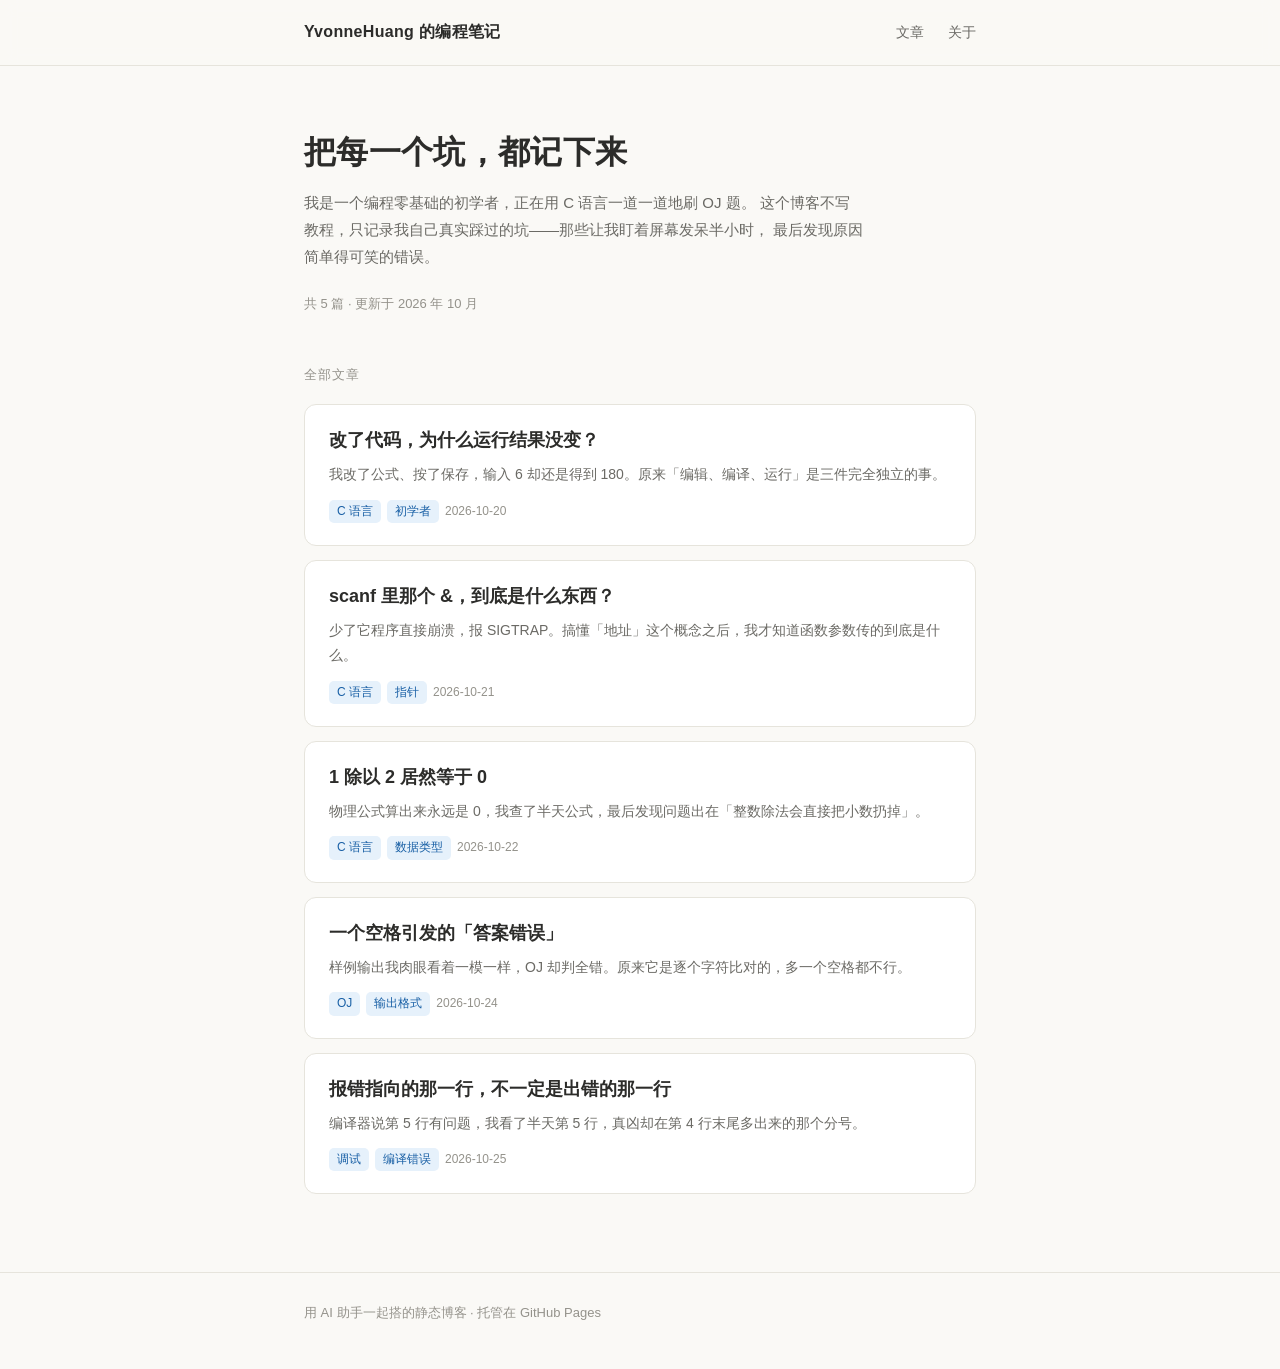
<file: index.html>
<!DOCTYPE html>
<html lang="zh-CN">
<head>
<meta charset="UTF-8">
<meta name="viewport" content="width=device-width, initial-scale=1.0">
<title>YvonneHuang 的编程笔记</title>
<meta name="description" content="一个零基础选手的 C 语言踩坑实录">
<link rel="stylesheet" href="assets/style.css">
</head>
<body>

<header>
  <div class="wrap">
    <nav class="nav">
      <a class="brand" href="index.html">YvonneHuang 的编程笔记</a>
      <div class="nav-links">
        <a href="index.html">文章</a>
        <a href="about.html">关于</a>
      </div>
    </nav>
  </div>
</header>

<main class="wrap">
  <section class="hero">
    <h1>把每一个坑，都记下来</h1>
    <p>我是一个编程零基础的初学者，正在用 C 语言一道一道地刷 OJ 题。
       这个博客不写教程，只记录我自己真实踩过的坑——那些让我盯着屏幕发呆半小时，
       最后发现原因简单得可笑的错误。</p>
    <div class="meta-line">共 5 篇 · 更新于 2026 年 10 月</div>
  </section>

  <div class="section-title">全部文章</div>

  <ul class="post-list">
    <li class="post-item">
      <a href="posts/01-edit-compile-run.html">
        <h2>改了代码，为什么运行结果没变？</h2>
        <div class="desc">我改了公式、按了保存，输入 6 却还是得到 180。原来「编辑、编译、运行」是三件完全独立的事。</div>
        <div class="tagrow"><span class="tag">C 语言</span><span class="tag">初学者</span>2026-10-20</div>
      </a>
    </li>

    <li class="post-item">
      <a href="posts/02-scanf-ampersand.html">
        <h2>scanf 里那个 &amp;，到底是什么东西？</h2>
        <div class="desc">少了它程序直接崩溃，报 SIGTRAP。搞懂「地址」这个概念之后，我才知道函数参数传的到底是什么。</div>
        <div class="tagrow"><span class="tag">C 语言</span><span class="tag">指针</span>2026-10-21</div>
      </a>
    </li>

    <li class="post-item">
      <a href="posts/03-integer-division.html">
        <h2>1 除以 2 居然等于 0</h2>
        <div class="desc">物理公式算出来永远是 0，我查了半天公式，最后发现问题出在「整数除法会直接把小数扔掉」。</div>
        <div class="tagrow"><span class="tag">C 语言</span><span class="tag">数据类型</span>2026-10-22</div>
      </a>
    </li>

    <li class="post-item">
      <a href="posts/04-output-format.html">
        <h2>一个空格引发的「答案错误」</h2>
        <div class="desc">样例输出我肉眼看着一模一样，OJ 却判全错。原来它是逐个字符比对的，多一个空格都不行。</div>
        <div class="tagrow"><span class="tag">OJ</span><span class="tag">输出格式</span>2026-10-24</div>
      </a>
    </li>

    <li class="post-item">
      <a href="posts/05-error-line.html">
        <h2>报错指向的那一行，不一定是出错的那一行</h2>
        <div class="desc">编译器说第 5 行有问题，我看了半天第 5 行，真凶却在第 4 行末尾多出来的那个分号。</div>
        <div class="tagrow"><span class="tag">调试</span><span class="tag">编译错误</span>2026-10-25</div>
      </a>
    </li>
  </ul>
</main>

<footer>
  <div class="wrap">用 AI 助手一起搭的静态博客 · 托管在 GitHub Pages</div>
</footer>

</body>
</html>
</file>
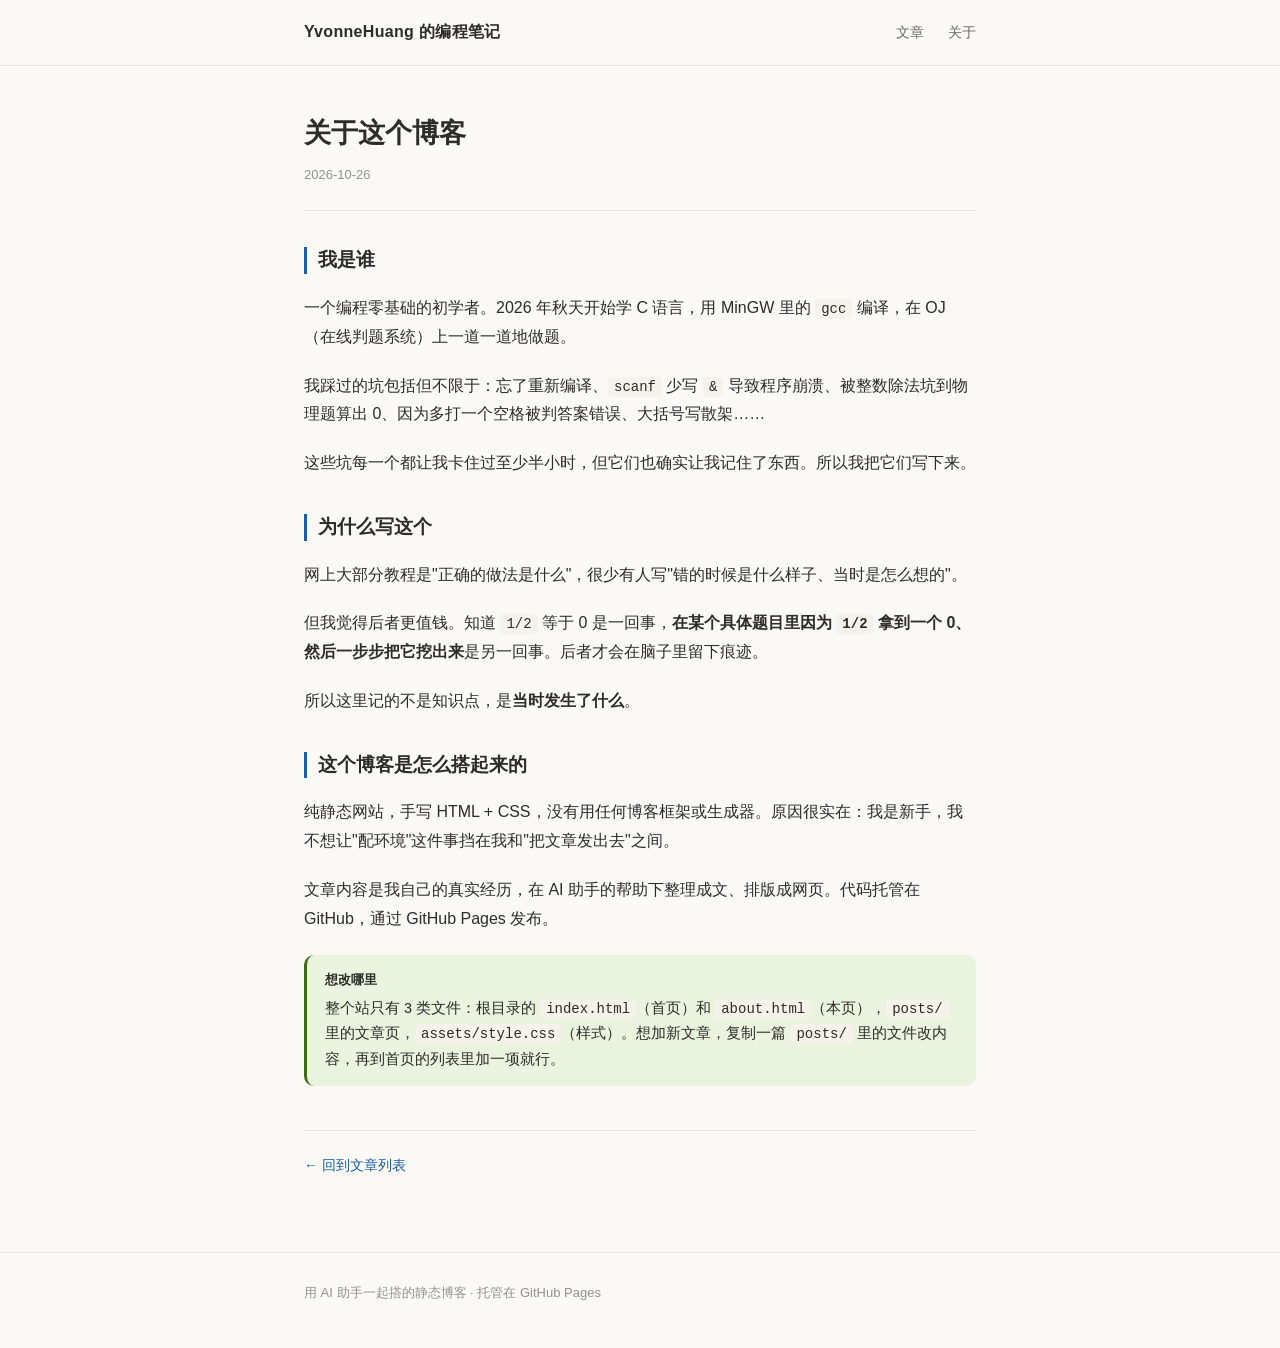
<file: about.html>
<!DOCTYPE html>
<html lang="zh-CN">
<head>
<meta charset="UTF-8">
<meta name="viewport" content="width=device-width, initial-scale=1.0">
<title>关于 · YvonneHuang 的编程笔记</title>
<link rel="stylesheet" href="assets/style.css">
</head>
<body>

<header>
  <div class="wrap">
    <nav class="nav">
      <a class="brand" href="index.html">YvonneHuang 的编程笔记</a>
      <div class="nav-links">
        <a href="index.html">文章</a>
        <a href="about.html">关于</a>
      </div>
    </nav>
  </div>
</header>

<main class="wrap">
<article>
  <h1>关于这个博客</h1>
  <div class="dateline">2026-10-26</div>

  <h2>我是谁</h2>

  <p>一个编程零基础的初学者。2026 年秋天开始学 C 语言，用 MinGW 里的 <code>gcc</code> 编译，在 OJ（在线判题系统）上一道一道地做题。</p>

  <p>我踩过的坑包括但不限于：忘了重新编译、<code>scanf</code> 少写 <code>&amp;</code> 导致程序崩溃、被整数除法坑到物理题算出 0、因为多打一个空格被判答案错误、大括号写散架……</p>

  <p>这些坑每一个都让我卡住过至少半小时，但它们也确实让我记住了东西。所以我把它们写下来。</p>

  <h2>为什么写这个</h2>

  <p>网上大部分教程是"正确的做法是什么"，很少有人写"错的时候是什么样子、当时是怎么想的"。</p>

  <p>但我觉得后者更值钱。知道 <code>1/2</code> 等于 0 是一回事，<strong>在某个具体题目里因为 <code>1/2</code> 拿到一个 0、然后一步步把它挖出来</strong>是另一回事。后者才会在脑子里留下痕迹。</p>

  <p>所以这里记的不是知识点，是<strong>当时发生了什么</strong>。</p>

  <h2>这个博客是怎么搭起来的</h2>

  <p>纯静态网站，手写 HTML + CSS，没有用任何博客框架或生成器。原因很实在：我是新手，我不想让"配环境"这件事挡在我和"把文章发出去"之间。</p>

  <p>文章内容是我自己的真实经历，在 AI 助手的帮助下整理成文、排版成网页。代码托管在 GitHub，通过 GitHub Pages 发布。</p>

  <div class="box box-tip">
    <span class="label">想改哪里</span>
    <p>整个站只有 3 类文件：根目录的 <code>index.html</code>（首页）和 <code>about.html</code>（本页），<code>posts/</code> 里的文章页，<code>assets/style.css</code>（样式）。想加新文章，复制一篇 <code>posts/</code> 里的文件改内容，再到首页的列表里加一项就行。</p>
  </div>

  <a class="back" href="index.html">← 回到文章列表</a>
</article>
</main>

<footer>
  <div class="wrap">用 AI 助手一起搭的静态博客 · 托管在 GitHub Pages</div>
</footer>

</body>
</html>
</file>
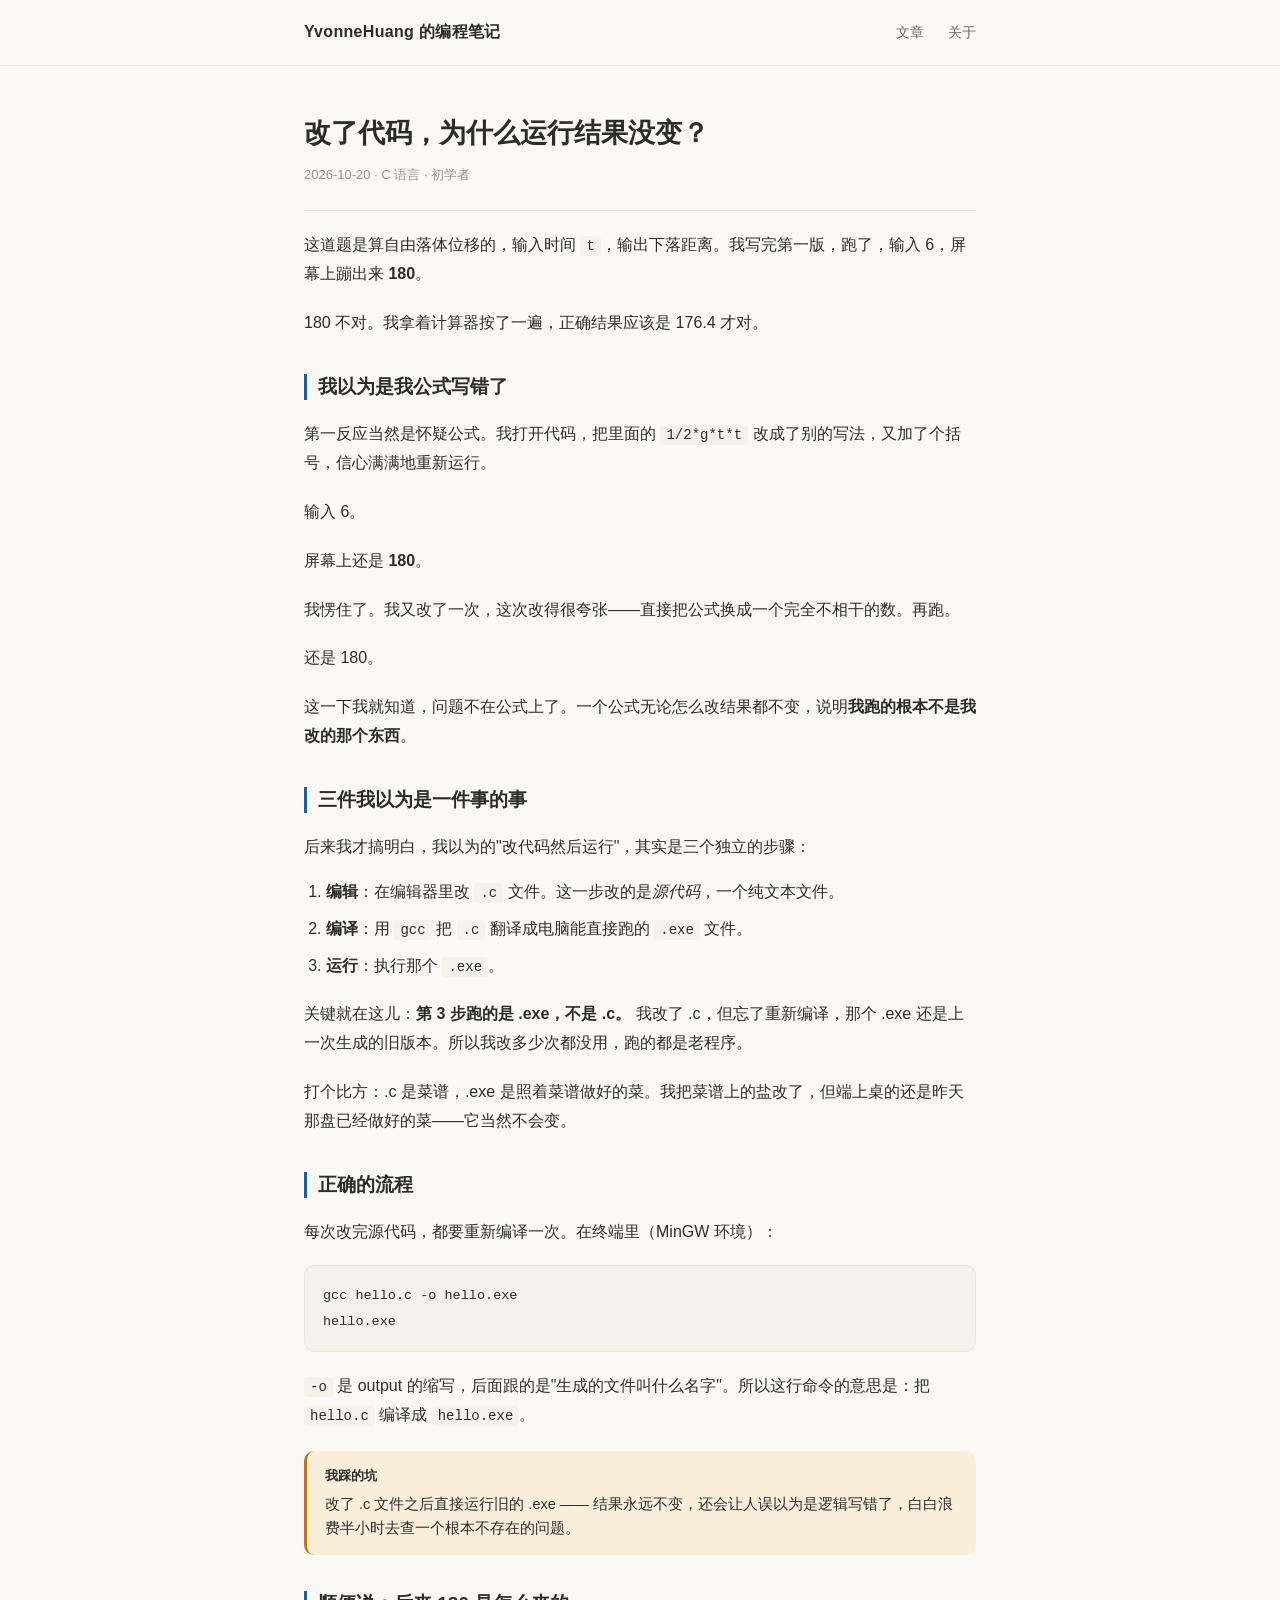
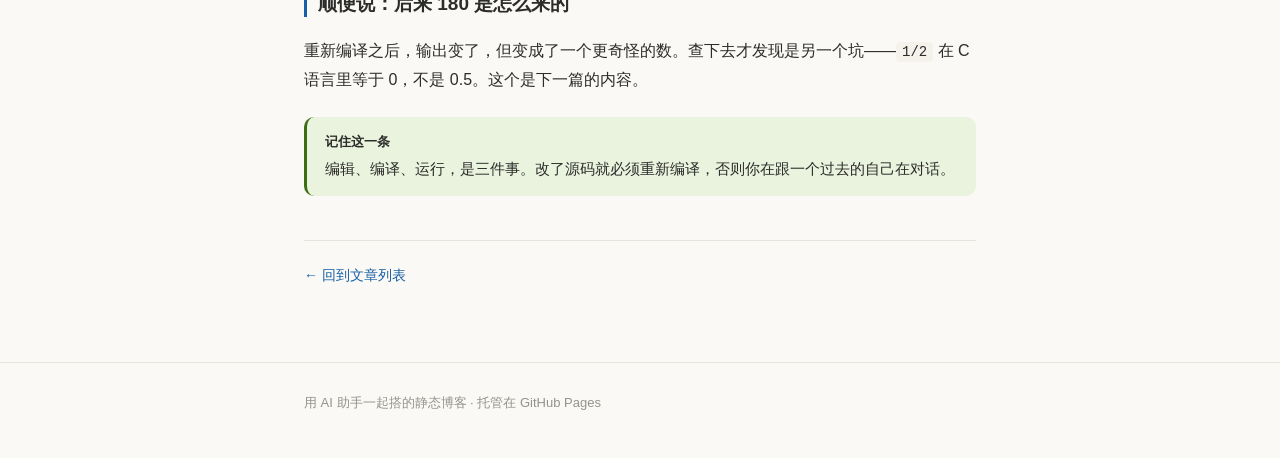
<file: posts/01-edit-compile-run.html>
<!DOCTYPE html>
<html lang="zh-CN">
<head>
<meta charset="UTF-8">
<meta name="viewport" content="width=device-width, initial-scale=1.0">
<title>改了代码，为什么运行结果没变？</title>
<link rel="stylesheet" href="../assets/style.css">
</head>
<body>

<header>
  <div class="wrap">
    <nav class="nav">
      <a class="brand" href="../index.html">YvonneHuang 的编程笔记</a>
      <div class="nav-links">
        <a href="../index.html">文章</a>
        <a href="../about.html">关于</a>
      </div>
    </nav>
  </div>
</header>

<main class="wrap">
<article>
  <h1>改了代码，为什么运行结果没变？</h1>
  <div class="dateline">2026-10-20 · C 语言 · 初学者</div>

  <p>这道题是算自由落体位移的，输入时间 <code>t</code>，输出下落距离。我写完第一版，跑了，输入 6，屏幕上蹦出来 <strong>180</strong>。</p>

  <p>180 不对。我拿着计算器按了一遍，正确结果应该是 176.4 才对。</p>

  <h2>我以为是我公式写错了</h2>

  <p>第一反应当然是怀疑公式。我打开代码，把里面的 <code>1/2*g*t*t</code> 改成了别的写法，又加了个括号，信心满满地重新运行。</p>

  <p>输入 6。</p>

  <p>屏幕上还是 <strong>180</strong>。</p>

  <p>我愣住了。我又改了一次，这次改得很夸张——直接把公式换成一个完全不相干的数。再跑。</p>

  <p>还是 180。</p>

  <p>这一下我就知道，问题不在公式上了。一个公式无论怎么改结果都不变，说明<strong>我跑的根本不是我改的那个东西</strong>。</p>

  <h2>三件我以为是一件事的事</h2>

  <p>后来我才搞明白，我以为的"改代码然后运行"，其实是三个独立的步骤：</p>

  <ol>
    <li><strong>编辑</strong>：在编辑器里改 <code>.c</code> 文件。这一步改的是<em>源代码</em>，一个纯文本文件。</li>
    <li><strong>编译</strong>：用 <code>gcc</code> 把 <code>.c</code> 翻译成电脑能直接跑的 <code>.exe</code> 文件。</li>
    <li><strong>运行</strong>：执行那个 <code>.exe</code>。</li>
  </ol>

  <p>关键就在这儿：<strong>第 3 步跑的是 .exe，不是 .c。</strong> 我改了 .c，但忘了重新编译，那个 .exe 还是上一次生成的旧版本。所以我改多少次都没用，跑的都是老程序。</p>

  <p>打个比方：.c 是菜谱，.exe 是照着菜谱做好的菜。我把菜谱上的盐改了，但端上桌的还是昨天那盘已经做好的菜——它当然不会变。</p>

  <h2>正确的流程</h2>

  <p>每次改完源代码，都要重新编译一次。在终端里（MinGW 环境）：</p>

<pre><code>gcc hello.c -o hello.exe
hello.exe</code></pre>

  <p><code>-o</code> 是 output 的缩写，后面跟的是"生成的文件叫什么名字"。所以这行命令的意思是：把 <code>hello.c</code> 编译成 <code>hello.exe</code>。</p>

  <div class="box box-warn">
    <span class="label">我踩的坑</span>
    <p>改了 .c 文件之后直接运行旧的 .exe —— 结果永远不变，还会让人误以为是逻辑写错了，白白浪费半小时去查一个根本不存在的问题。</p>
  </div>

  <h2>顺便说：后来 180 是怎么来的</h2>

  <p>重新编译之后，输出变了，但变成了一个更奇怪的数。查下去才发现是另一个坑——<code>1/2</code> 在 C 语言里等于 0，不是 0.5。这个是下一篇的内容。</p>

  <div class="box box-tip">
    <span class="label">记住这一条</span>
    <p>编辑、编译、运行，是三件事。改了源码就必须重新编译，否则你在跟一个过去的自己在对话。</p>
  </div>

  <a class="back" href="../index.html">← 回到文章列表</a>
</article>
</main>

<footer>
  <div class="wrap">用 AI 助手一起搭的静态博客 · 托管在 GitHub Pages</div>
</footer>

</body>
</html>
</file>
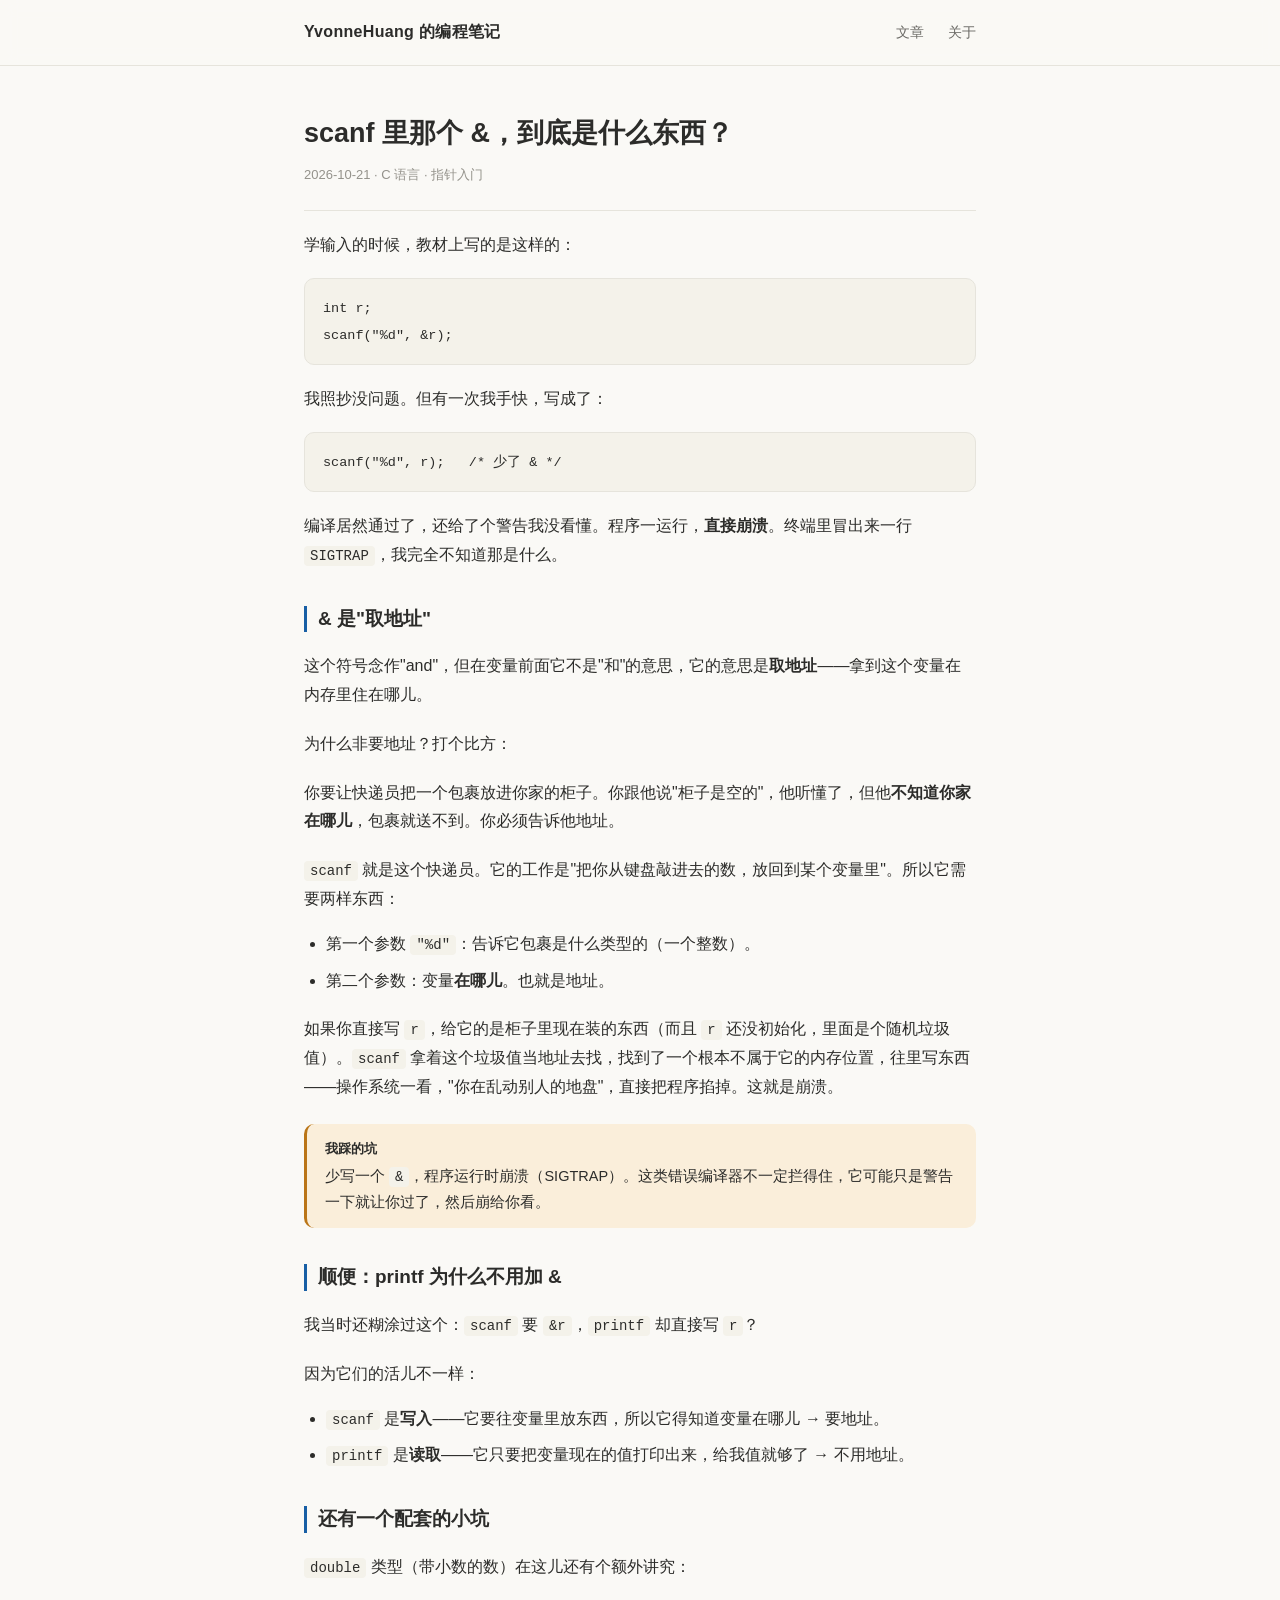
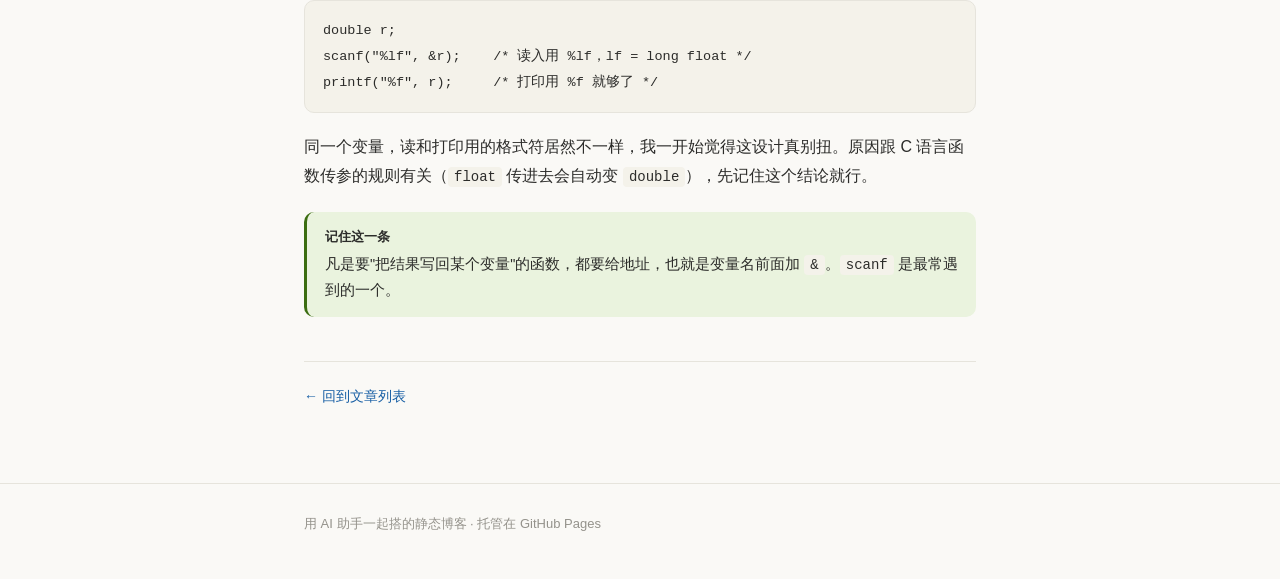
<file: posts/02-scanf-ampersand.html>
<!DOCTYPE html>
<html lang="zh-CN">
<head>
<meta charset="UTF-8">
<meta name="viewport" content="width=device-width, initial-scale=1.0">
<title>scanf 里那个 &amp;，到底是什么东西？</title>
<link rel="stylesheet" href="../assets/style.css">
</head>
<body>

<header>
  <div class="wrap">
    <nav class="nav">
      <a class="brand" href="../index.html">YvonneHuang 的编程笔记</a>
      <div class="nav-links">
        <a href="../index.html">文章</a>
        <a href="../about.html">关于</a>
      </div>
    </nav>
  </div>
</header>

<main class="wrap">
<article>
  <h1>scanf 里那个 &amp;，到底是什么东西？</h1>
  <div class="dateline">2026-10-21 · C 语言 · 指针入门</div>

  <p>学输入的时候，教材上写的是这样的：</p>

<pre><code>int r;
scanf("%d", &amp;r);</code></pre>

  <p>我照抄没问题。但有一次我手快，写成了：</p>

<pre><code>scanf("%d", r);   /* 少了 &amp; */</code></pre>

  <p>编译居然通过了，还给了个警告我没看懂。程序一运行，<strong>直接崩溃</strong>。终端里冒出来一行 <code>SIGTRAP</code>，我完全不知道那是什么。</p>

  <h2>&amp; 是"取地址"</h2>

  <p>这个符号念作"and"，但在变量前面它不是"和"的意思，它的意思是<strong>取地址</strong>——拿到这个变量在内存里住在哪儿。</p>

  <p>为什么非要地址？打个比方：</p>

  <p>你要让快递员把一个包裹放进你家的柜子。你跟他说"柜子是空的"，他听懂了，但他<strong>不知道你家在哪儿</strong>，包裹就送不到。你必须告诉他地址。</p>

  <p><code>scanf</code> 就是这个快递员。它的工作是"把你从键盘敲进去的数，放回到某个变量里"。所以它需要两样东西：</p>

  <ul>
    <li>第一个参数 <code>"%d"</code>：告诉它包裹是什么类型的（一个整数）。</li>
    <li>第二个参数：变量<strong>在哪儿</strong>。也就是地址。</li>
  </ul>

  <p>如果你直接写 <code>r</code>，给它的是柜子里现在装的东西（而且 <code>r</code> 还没初始化，里面是个随机垃圾值）。<code>scanf</code> 拿着这个垃圾值当地址去找，找到了一个根本不属于它的内存位置，往里写东西——操作系统一看，"你在乱动别人的地盘"，直接把程序掐掉。这就是崩溃。</p>

  <div class="box box-warn">
    <span class="label">我踩的坑</span>
    <p>少写一个 <code>&amp;</code>，程序运行时崩溃（SIGTRAP）。这类错误编译器不一定拦得住，它可能只是警告一下就让你过了，然后崩给你看。</p>
  </div>

  <h2>顺便：printf 为什么不用加 &amp;</h2>

  <p>我当时还糊涂过这个：<code>scanf</code> 要 <code>&amp;r</code>，<code>printf</code> 却直接写 <code>r</code>？</p>

  <p>因为它们的活儿不一样：</p>

  <ul>
    <li><code>scanf</code> 是<strong>写入</strong>——它要往变量里放东西，所以它得知道变量在哪儿 → 要地址。</li>
    <li><code>printf</code> 是<strong>读取</strong>——它只要把变量现在的值打印出来，给我值就够了 → 不用地址。</li>
  </ul>

  <h2>还有一个配套的小坑</h2>

  <p><code>double</code> 类型（带小数的数）在这儿还有个额外讲究：</p>

<pre><code>double r;
scanf("%lf", &amp;r);    /* 读入用 %lf，lf = long float */
printf("%f", r);     /* 打印用 %f 就够了 */</code></pre>

  <p>同一个变量，读和打印用的格式符居然不一样，我一开始觉得这设计真别扭。原因跟 C 语言函数传参的规则有关（<code>float</code> 传进去会自动变 <code>double</code>），先记住这个结论就行。</p>

  <div class="box box-tip">
    <span class="label">记住这一条</span>
    <p>凡是要"把结果写回某个变量"的函数，都要给地址，也就是变量名前面加 <code>&amp;</code>。<code>scanf</code> 是最常遇到的一个。</p>
  </div>

  <a class="back" href="../index.html">← 回到文章列表</a>
</article>
</main>

<footer>
  <div class="wrap">用 AI 助手一起搭的静态博客 · 托管在 GitHub Pages</div>
</footer>

</body>
</html>
</file>
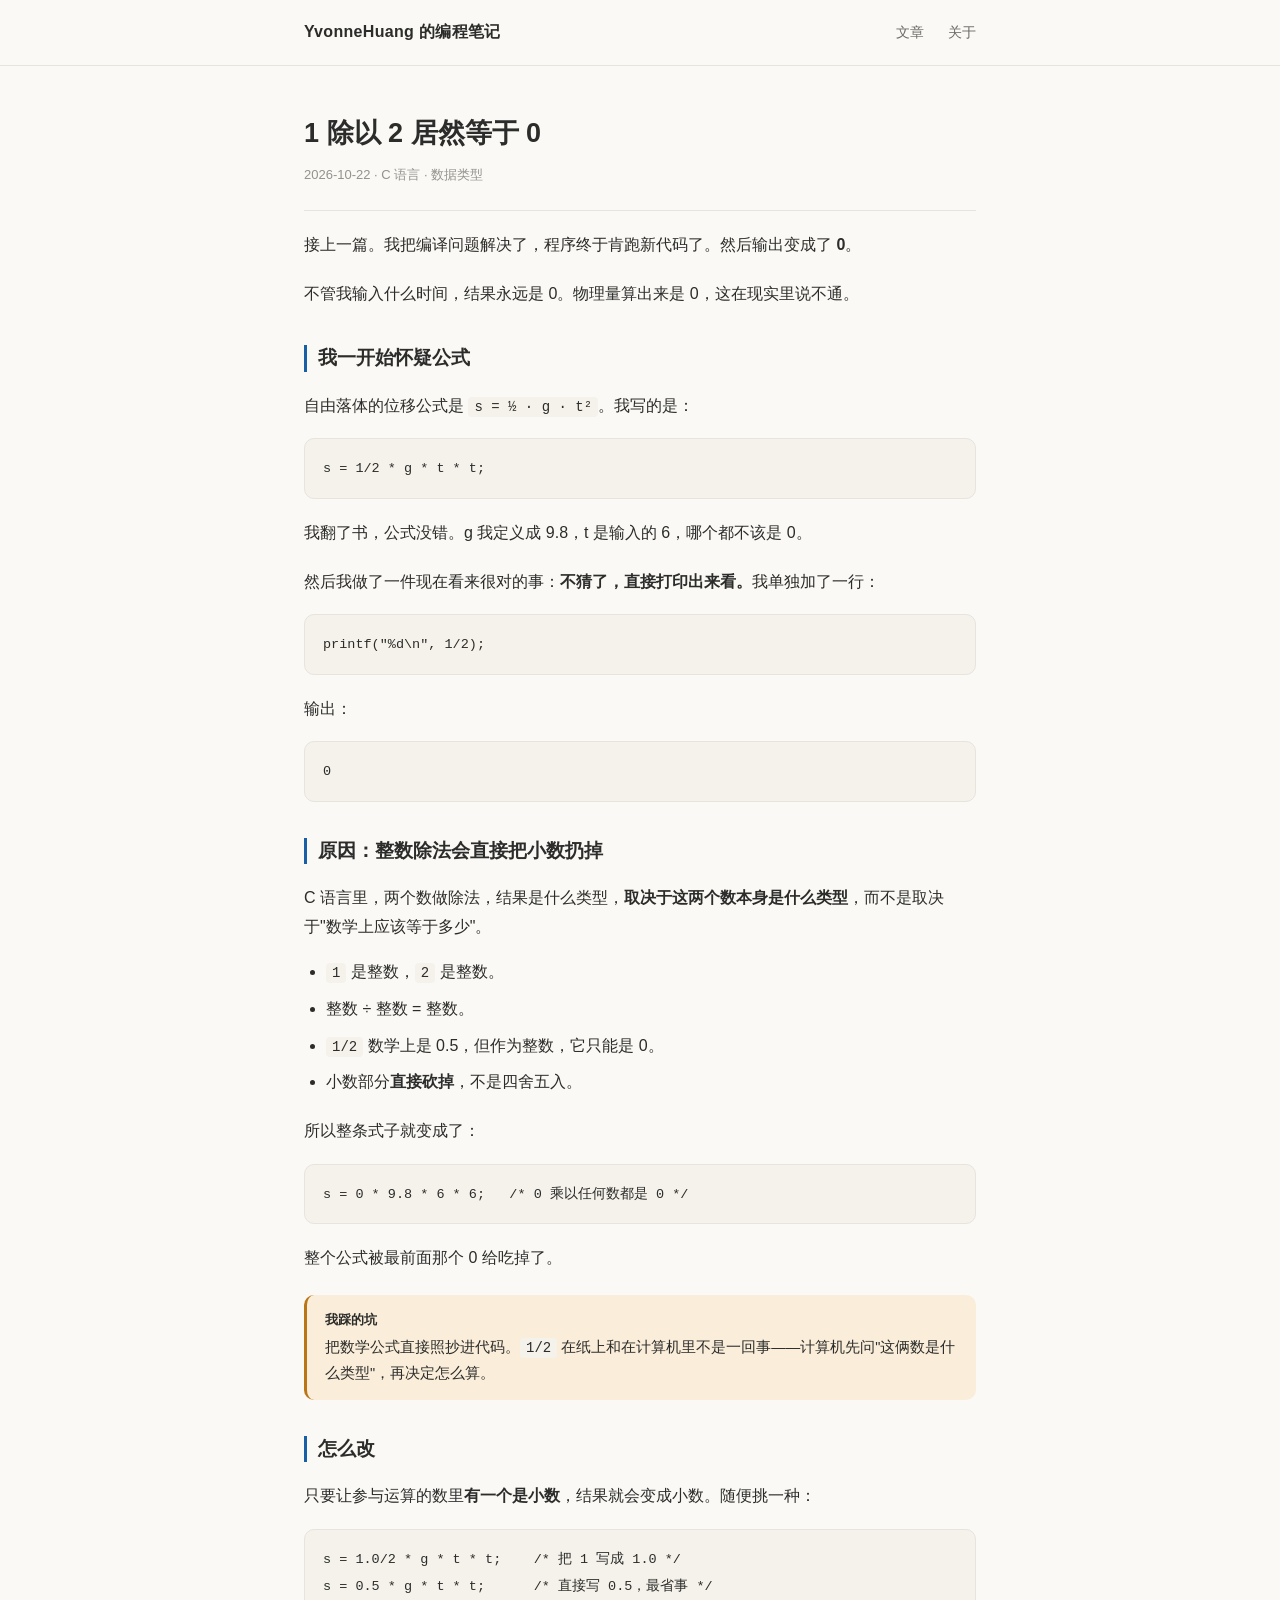
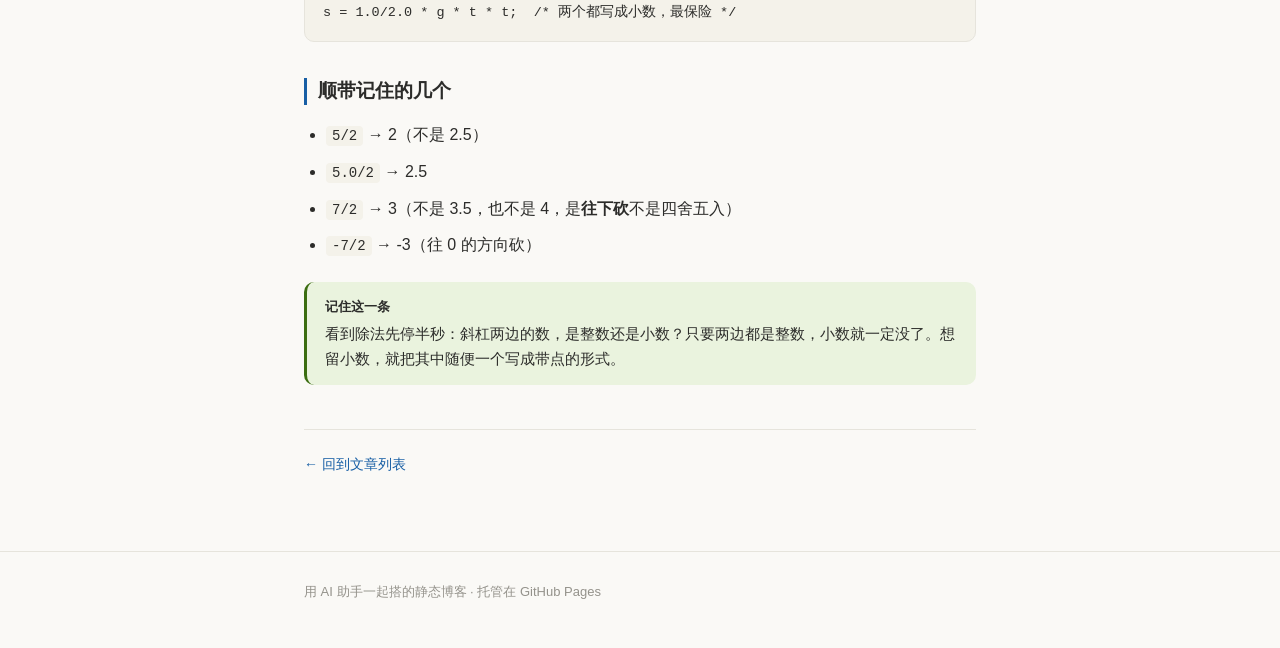
<file: posts/03-integer-division.html>
<!DOCTYPE html>
<html lang="zh-CN">
<head>
<meta charset="UTF-8">
<meta name="viewport" content="width=device-width, initial-scale=1.0">
<title>1 除以 2 居然等于 0</title>
<link rel="stylesheet" href="../assets/style.css">
</head>
<body>

<header>
  <div class="wrap">
    <nav class="nav">
      <a class="brand" href="../index.html">YvonneHuang 的编程笔记</a>
      <div class="nav-links">
        <a href="../index.html">文章</a>
        <a href="../about.html">关于</a>
      </div>
    </nav>
  </div>
</header>

<main class="wrap">
<article>
  <h1>1 除以 2 居然等于 0</h1>
  <div class="dateline">2026-10-22 · C 语言 · 数据类型</div>

  <p>接上一篇。我把编译问题解决了，程序终于肯跑新代码了。然后输出变成了 <strong>0</strong>。</p>

  <p>不管我输入什么时间，结果永远是 0。物理量算出来是 0，这在现实里说不通。</p>

  <h2>我一开始怀疑公式</h2>

  <p>自由落体的位移公式是 <code>s = ½ · g · t²</code>。我写的是：</p>

<pre><code>s = 1/2 * g * t * t;</code></pre>

  <p>我翻了书，公式没错。g 我定义成 9.8，t 是输入的 6，哪个都不该是 0。</p>

  <p>然后我做了一件现在看来很对的事：<strong>不猜了，直接打印出来看。</strong>我单独加了一行：</p>

<pre><code>printf("%d\n", 1/2);</code></pre>

  <p>输出：</p>

<pre><code>0</code></pre>

  <h2>原因：整数除法会直接把小数扔掉</h2>

  <p>C 语言里，两个数做除法，结果是什么类型，<strong>取决于这两个数本身是什么类型</strong>，而不是取决于"数学上应该等于多少"。</p>

  <ul>
    <li><code>1</code> 是整数，<code>2</code> 是整数。</li>
    <li>整数 ÷ 整数 = 整数。</li>
    <li><code>1/2</code> 数学上是 0.5，但作为整数，它只能是 0。</li>
    <li>小数部分<strong>直接砍掉</strong>，不是四舍五入。</li>
  </ul>

  <p>所以整条式子就变成了：</p>

<pre><code>s = 0 * 9.8 * 6 * 6;   /* 0 乘以任何数都是 0 */</code></pre>

  <p>整个公式被最前面那个 0 给吃掉了。</p>

  <div class="box box-warn">
    <span class="label">我踩的坑</span>
    <p>把数学公式直接照抄进代码。<code>1/2</code> 在纸上和在计算机里不是一回事——计算机先问"这俩数是什么类型"，再决定怎么算。</p>
  </div>

  <h2>怎么改</h2>

  <p>只要让参与运算的数里<strong>有一个是小数</strong>，结果就会变成小数。随便挑一种：</p>

<pre><code>s = 1.0/2 * g * t * t;    /* 把 1 写成 1.0 */
s = 0.5 * g * t * t;      /* 直接写 0.5，最省事 */
s = 1.0/2.0 * g * t * t;  /* 两个都写成小数，最保险 */</code></pre>

  <h2>顺带记住的几个</h2>

  <ul>
    <li><code>5/2</code> → 2（不是 2.5）</li>
    <li><code>5.0/2</code> → 2.5</li>
    <li><code>7/2</code> → 3（不是 3.5，也不是 4，是<strong>往下砍</strong>不是四舍五入）</li>
    <li><code>-7/2</code> → -3（往 0 的方向砍）</li>
  </ul>

  <div class="box box-tip">
    <span class="label">记住这一条</span>
    <p>看到除法先停半秒：斜杠两边的数，是整数还是小数？只要两边都是整数，小数就一定没了。想留小数，就把其中随便一个写成带点的形式。</p>
  </div>

  <a class="back" href="../index.html">← 回到文章列表</a>
</article>
</main>

<footer>
  <div class="wrap">用 AI 助手一起搭的静态博客 · 托管在 GitHub Pages</div>
</footer>

</body>
</html>
</file>
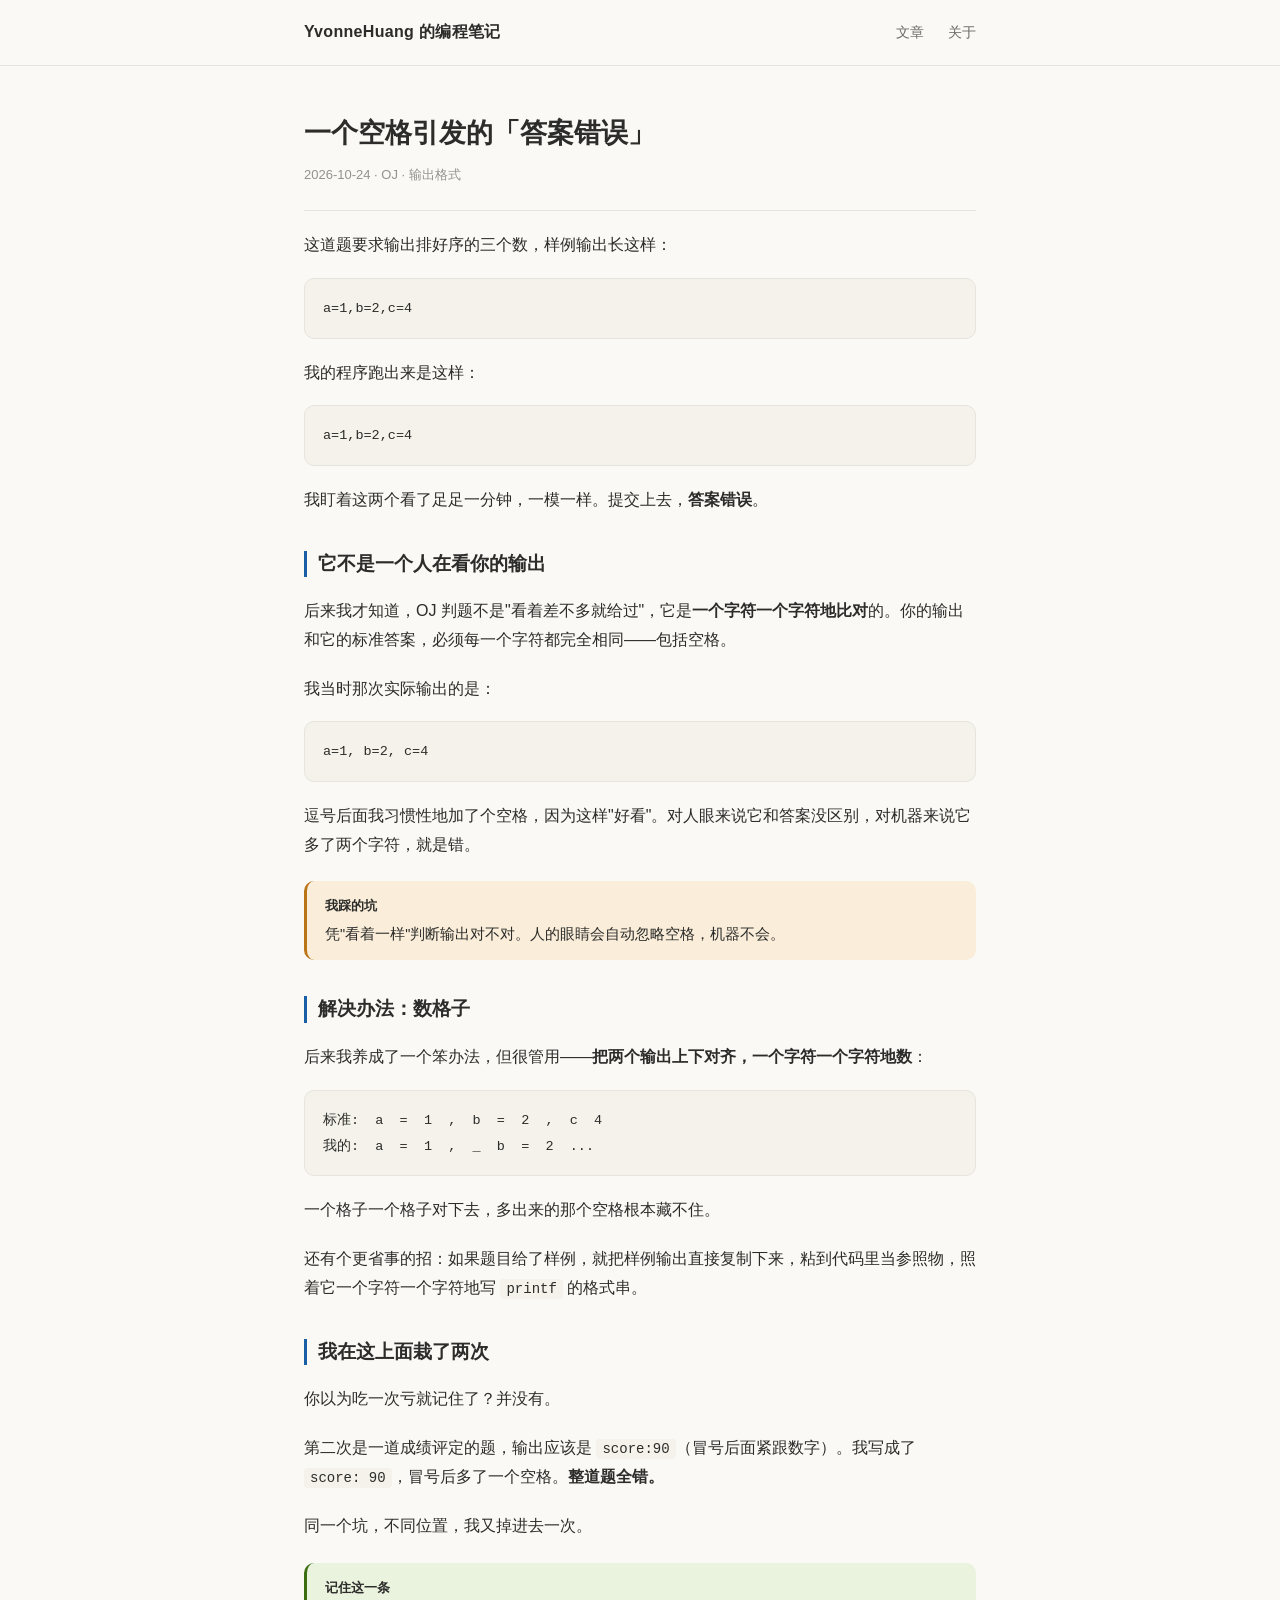
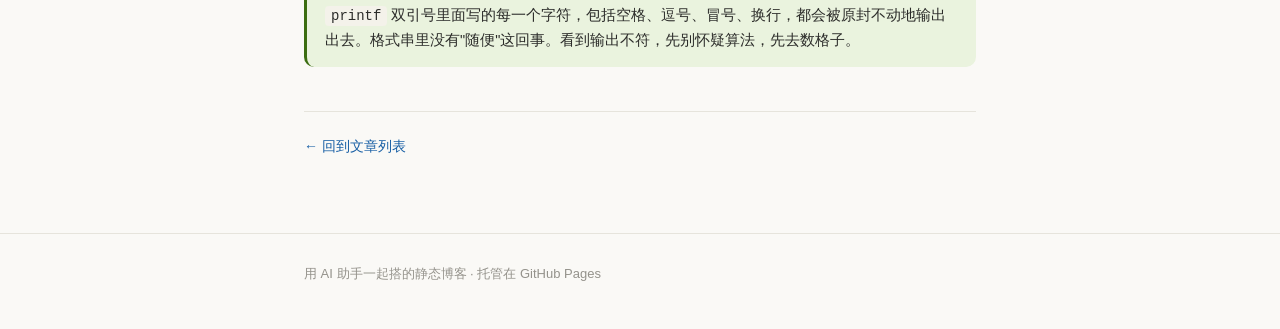
<file: posts/04-output-format.html>
<!DOCTYPE html>
<html lang="zh-CN">
<head>
<meta charset="UTF-8">
<meta name="viewport" content="width=device-width, initial-scale=1.0">
<title>一个空格引发的「答案错误」</title>
<link rel="stylesheet" href="../assets/style.css">
</head>
<body>

<header>
  <div class="wrap">
    <nav class="nav">
      <a class="brand" href="../index.html">YvonneHuang 的编程笔记</a>
      <div class="nav-links">
        <a href="../index.html">文章</a>
        <a href="../about.html">关于</a>
      </div>
    </nav>
  </div>
</header>

<main class="wrap">
<article>
  <h1>一个空格引发的「答案错误」</h1>
  <div class="dateline">2026-10-24 · OJ · 输出格式</div>

  <p>这道题要求输出排好序的三个数，样例输出长这样：</p>

<pre><code>a=1,b=2,c=4</code></pre>

  <p>我的程序跑出来是这样：</p>

<pre><code>a=1,b=2,c=4</code></pre>

  <p>我盯着这两个看了足足一分钟，一模一样。提交上去，<strong>答案错误</strong>。</p>

  <h2>它不是一个人在看你的输出</h2>

  <p>后来我才知道，OJ 判题不是"看着差不多就给过"，它是<strong>一个字符一个字符地比对</strong>的。你的输出和它的标准答案，必须每一个字符都完全相同——包括空格。</p>

  <p>我当时那次实际输出的是：</p>

<pre><code>a=1, b=2, c=4</code></pre>

  <p>逗号后面我习惯性地加了个空格，因为这样"好看"。对人眼来说它和答案没区别，对机器来说它多了两个字符，就是错。</p>

  <div class="box box-warn">
    <span class="label">我踩的坑</span>
    <p>凭"看着一样"判断输出对不对。人的眼睛会自动忽略空格，机器不会。</p>
  </div>

  <h2>解决办法：数格子</h2>

  <p>后来我养成了一个笨办法，但很管用——<strong>把两个输出上下对齐，一个字符一个字符地数</strong>：</p>

<pre><code>标准:  a  =  1  ,  b  =  2  ,  c  4
我的:  a  =  1  ,  _  b  =  2  ...</code></pre>

  <p>一个格子一个格子对下去，多出来的那个空格根本藏不住。</p>

  <p>还有个更省事的招：如果题目给了样例，就把样例输出直接复制下来，粘到代码里当参照物，照着它一个字符一个字符地写 <code>printf</code> 的格式串。</p>

  <h2>我在这上面栽了两次</h2>

  <p>你以为吃一次亏就记住了？并没有。</p>

  <p>第二次是一道成绩评定的题，输出应该是 <code>score:90</code>（冒号后面紧跟数字）。我写成了 <code>score: 90</code>，冒号后多了一个空格。<strong>整道题全错。</strong></p>

  <p>同一个坑，不同位置，我又掉进去一次。</p>

  <div class="box box-tip">
    <span class="label">记住这一条</span>
    <p><code>printf</code> 双引号里面写的每一个字符，包括空格、逗号、冒号、换行，都会被原封不动地输出出去。格式串里没有"随便"这回事。看到输出不符，先别怀疑算法，先去数格子。</p>
  </div>

  <a class="back" href="../index.html">← 回到文章列表</a>
</article>
</main>

<footer>
  <div class="wrap">用 AI 助手一起搭的静态博客 · 托管在 GitHub Pages</div>
</footer>

</body>
</html>
</file>
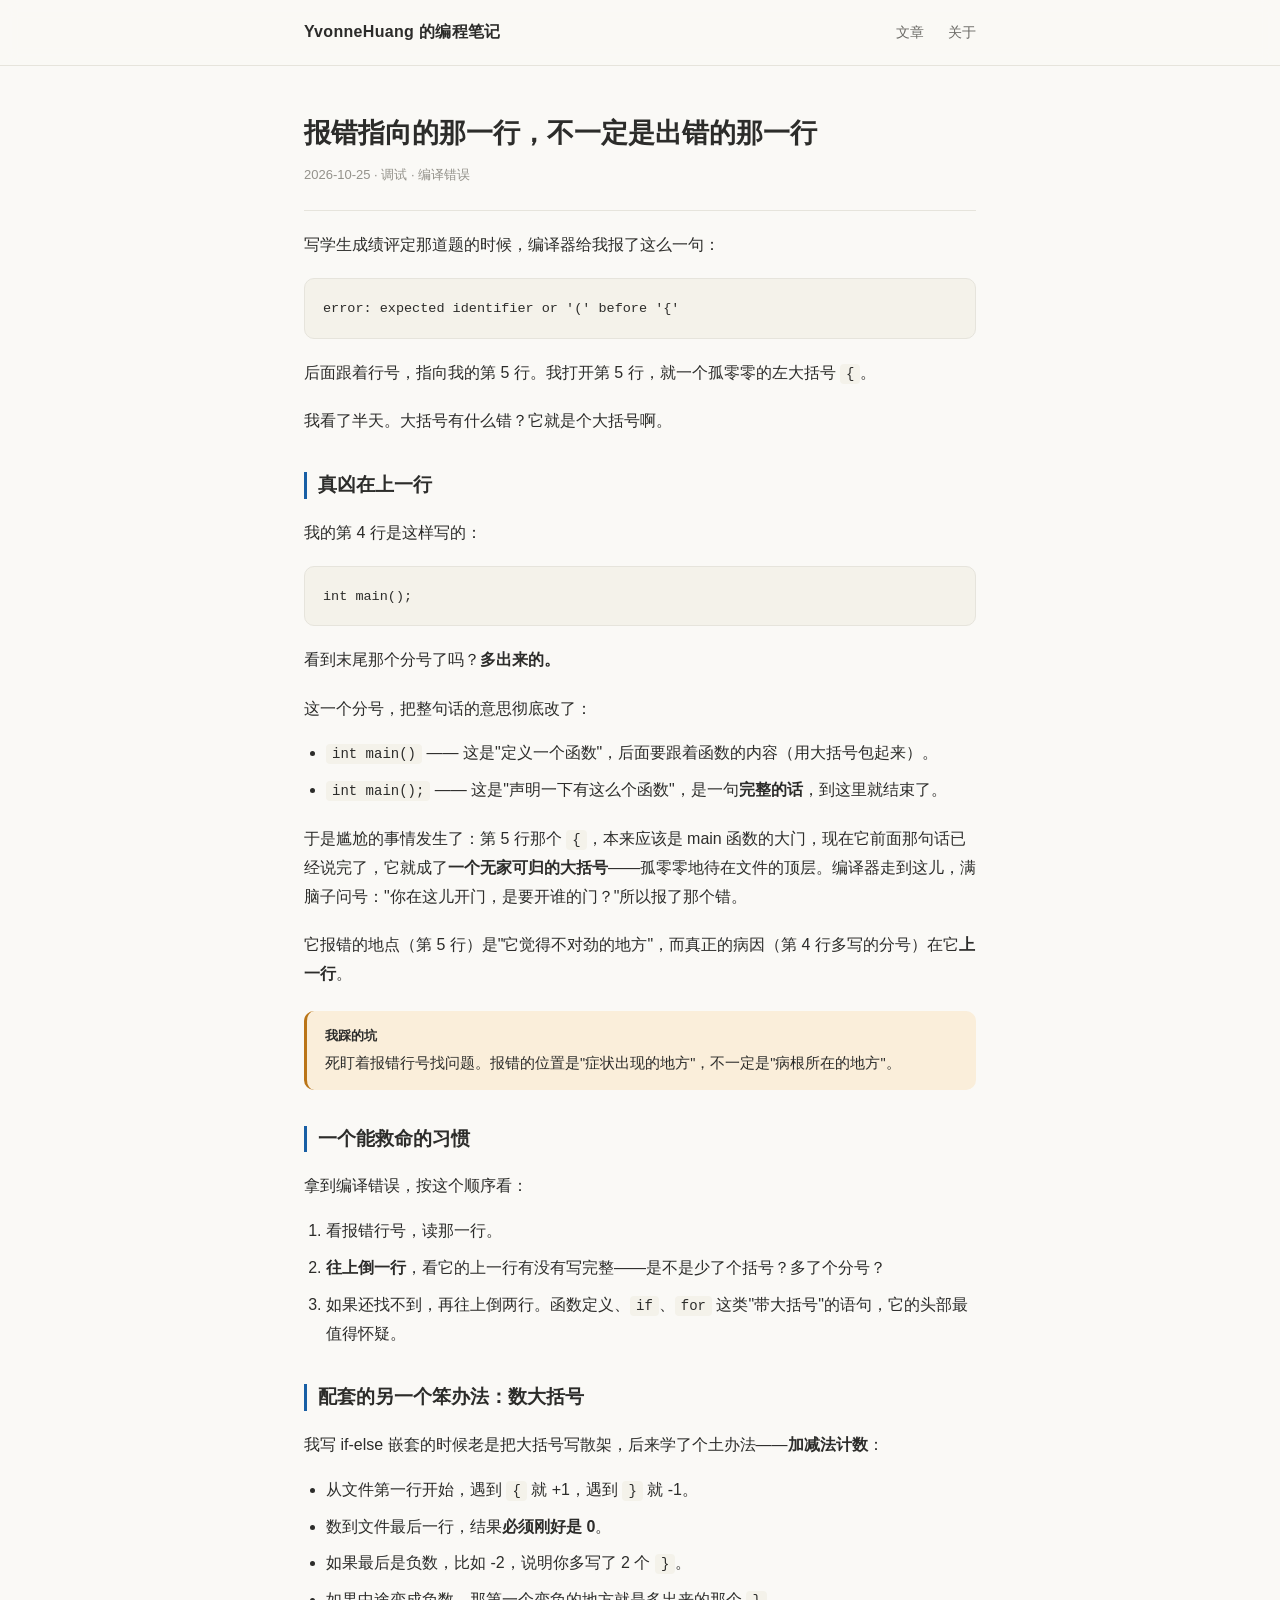
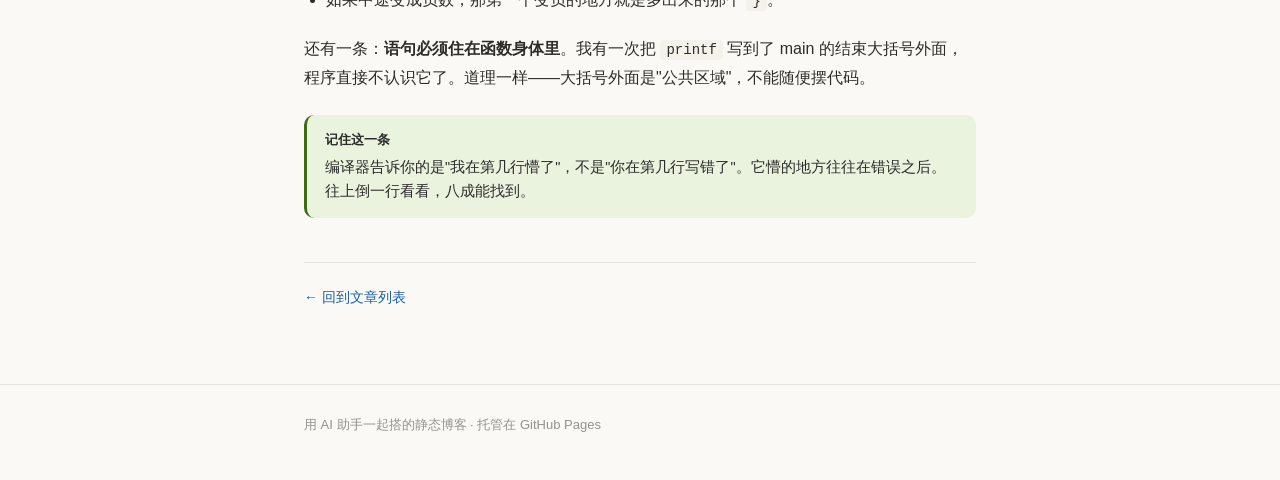
<file: posts/05-error-line.html>
<!DOCTYPE html>
<html lang="zh-CN">
<head>
<meta charset="UTF-8">
<meta name="viewport" content="width=device-width, initial-scale=1.0">
<title>报错指向的那一行，不一定是出错的那一行</title>
<link rel="stylesheet" href="../assets/style.css">
</head>
<body>

<header>
  <div class="wrap">
    <nav class="nav">
      <a class="brand" href="../index.html">YvonneHuang 的编程笔记</a>
      <div class="nav-links">
        <a href="../index.html">文章</a>
        <a href="../about.html">关于</a>
      </div>
    </nav>
  </div>
</header>

<main class="wrap">
<article>
  <h1>报错指向的那一行，不一定是出错的那一行</h1>
  <div class="dateline">2026-10-25 · 调试 · 编译错误</div>

  <p>写学生成绩评定那道题的时候，编译器给我报了这么一句：</p>

<pre><code>error: expected identifier or '(' before '{'</code></pre>

  <p>后面跟着行号，指向我的第 5 行。我打开第 5 行，就一个孤零零的左大括号 <code>{</code>。</p>

  <p>我看了半天。大括号有什么错？它就是个大括号啊。</p>

  <h2>真凶在上一行</h2>

  <p>我的第 4 行是这样写的：</p>

<pre><code>int main();</code></pre>

  <p>看到末尾那个分号了吗？<strong>多出来的。</strong></p>

  <p>这一个分号，把整句话的意思彻底改了：</p>

  <ul>
    <li><code>int main()</code> —— 这是"定义一个函数"，后面要跟着函数的内容（用大括号包起来）。</li>
    <li><code>int main();</code> —— 这是"声明一下有这么个函数"，是一句<strong>完整的话</strong>，到这里就结束了。</li>
  </ul>

  <p>于是尴尬的事情发生了：第 5 行那个 <code>{</code>，本来应该是 main 函数的大门，现在它前面那句话已经说完了，它就成了<strong>一个无家可归的大括号</strong>——孤零零地待在文件的顶层。编译器走到这儿，满脑子问号："你在这儿开门，是要开谁的门？"所以报了那个错。</p>

  <p>它报错的地点（第 5 行）是"它觉得不对劲的地方"，而真正的病因（第 4 行多写的分号）在它<strong>上一行</strong>。</p>

  <div class="box box-warn">
    <span class="label">我踩的坑</span>
    <p>死盯着报错行号找问题。报错的位置是"症状出现的地方"，不一定是"病根所在的地方"。</p>
  </div>

  <h2>一个能救命的习惯</h2>

  <p>拿到编译错误，按这个顺序看：</p>

  <ol>
    <li>看报错行号，读那一行。</li>
    <li><strong>往上倒一行</strong>，看它的上一行有没有写完整——是不是少了个括号？多了个分号？</li>
    <li>如果还找不到，再往上倒两行。函数定义、<code>if</code>、<code>for</code> 这类"带大括号"的语句，它的头部最值得怀疑。</li>
  </ol>

  <h2>配套的另一个笨办法：数大括号</h2>

  <p>我写 if-else 嵌套的时候老是把大括号写散架，后来学了个土办法——<strong>加减法计数</strong>：</p>

  <ul>
    <li>从文件第一行开始，遇到 <code>{</code> 就 +1，遇到 <code>}</code> 就 -1。</li>
    <li>数到文件最后一行，结果<strong>必须刚好是 0</strong>。</li>
    <li>如果最后是负数，比如 -2，说明你多写了 2 个 <code>}</code>。</li>
    <li>如果中途变成负数，那第一个变负的地方就是多出来的那个 <code>}</code>。</li>
  </ul>

  <p>还有一条：<strong>语句必须住在函数身体里</strong>。我有一次把 <code>printf</code> 写到了 main 的结束大括号外面，程序直接不认识它了。道理一样——大括号外面是"公共区域"，不能随便摆代码。</p>

  <div class="box box-tip">
    <span class="label">记住这一条</span>
    <p>编译器告诉你的是"我在第几行懵了"，不是"你在第几行写错了"。它懵的地方往往在错误之后。往上倒一行看看，八成能找到。</p>
  </div>

  <a class="back" href="../index.html">← 回到文章列表</a>
</article>
</main>

<footer>
  <div class="wrap">用 AI 助手一起搭的静态博客 · 托管在 GitHub Pages</div>
</footer>

</body>
</html>
</file>
<file: assets/style.css>
* {
  margin: 0;
  padding: 0;
  box-sizing: border-box;
}

:root {
  --bg: #faf9f6;
  --card: #ffffff;
  --text: #2c2c2a;
  --muted: #6b6a65;
  --faint: #94928b;
  --line: #e6e4dc;
  --accent: #185fa5;
  --accent-soft: #e6f1fb;
  --code-bg: #f4f2ea;
  --warn-bg: #faeeda;
  --warn-line: #ba7517;
  --tip-bg: #eaf3de;
  --tip-line: #3b6d11;
}

body {
  background: var(--bg);
  color: var(--text);
  font-family: -apple-system, BlinkMacSystemFont, "Segoe UI", "PingFang SC",
    "Hiragino Sans GB", "Microsoft YaHei", sans-serif;
  font-size: 16px;
  line-height: 1.8;
  -webkit-font-smoothing: antialiased;
}

.wrap {
  max-width: 720px;
  margin: 0 auto;
  padding: 0 24px;
}

header {
  border-bottom: 1px solid var(--line);
  background: rgba(250, 249, 246, 0.9);
  position: sticky;
  top: 0;
  backdrop-filter: blur(8px);
  z-index: 10;
}

.nav {
  display: flex;
  align-items: baseline;
  justify-content: space-between;
  padding: 18px 0;
}

.brand {
  font-size: 16px;
  font-weight: 600;
  color: var(--text);
  text-decoration: none;
  letter-spacing: 0.02em;
}

.nav-links a {
  margin-left: 20px;
  font-size: 14px;
  color: var(--muted);
  text-decoration: none;
}

.nav-links a:hover {
  color: var(--accent);
}

.hero {
  padding: 64px 0 40px;
}

.hero h1 {
  font-size: 32px;
  line-height: 1.4;
  font-weight: 600;
  letter-spacing: 0.01em;
}

.hero p {
  margin-top: 14px;
  color: var(--muted);
  font-size: 15px;
  max-width: 560px;
}

.meta-line {
  margin-top: 22px;
  font-size: 13px;
  color: var(--faint);
}

.section-title {
  font-size: 13px;
  color: var(--faint);
  letter-spacing: 0.08em;
  margin: 8px 0 18px;
}

.post-list {
  list-style: none;
  padding-bottom: 64px;
}

.post-item {
  background: var(--card);
  border: 1px solid var(--line);
  border-radius: 12px;
  padding: 22px 24px;
  margin-bottom: 14px;
  transition: transform 0.15s ease, border-color 0.15s ease;
}

.post-item:hover {
  transform: translateY(-2px);
  border-color: #d3d1c7;
}

.post-item a {
  text-decoration: none;
  color: inherit;
  display: block;
}

.post-item h2 {
  font-size: 18px;
  font-weight: 600;
  line-height: 1.5;
}

.post-item .desc {
  margin-top: 8px;
  font-size: 14px;
  color: var(--muted);
}

.post-item .tagrow {
  margin-top: 12px;
  font-size: 12px;
  color: var(--faint);
}

.tag {
  display: inline-block;
  background: var(--accent-soft);
  color: var(--accent);
  border-radius: 5px;
  padding: 1px 8px;
  margin-right: 6px;
  font-size: 12px;
}

article {
  padding: 48px 0 72px;
}

article h1 {
  font-size: 27px;
  line-height: 1.45;
  font-weight: 600;
}

article .dateline {
  margin-top: 10px;
  font-size: 13px;
  color: var(--faint);
  padding-bottom: 24px;
  border-bottom: 1px solid var(--line);
}

article p {
  margin-top: 20px;
}

article h2 {
  font-size: 19px;
  font-weight: 600;
  margin-top: 36px;
  padding-left: 11px;
  border-left: 3px solid var(--accent);
  line-height: 1.4;
}

article ul,
article ol {
  margin-top: 16px;
  padding-left: 22px;
}

article li {
  margin-top: 8px;
}

strong {
  font-weight: 600;
}

code {
  font-family: "SFMono-Regular", Consolas, "Liberation Mono", Menlo, monospace;
  background: var(--code-bg);
  border-radius: 4px;
  padding: 2px 6px;
  font-size: 14px;
}

pre {
  margin-top: 18px;
  background: var(--code-bg);
  border: 1px solid var(--line);
  border-radius: 10px;
  padding: 16px 18px;
  overflow-x: auto;
  line-height: 1.65;
}

pre code {
  background: none;
  padding: 0;
  font-size: 13.5px;
}

.box {
  border-radius: 10px;
  padding: 14px 18px;
  margin-top: 22px;
  font-size: 14.5px;
  line-height: 1.7;
}

.box p {
  margin-top: 0;
}

.box-warn {
  background: var(--warn-bg);
  border-left: 3px solid var(--warn-line);
}

.box-tip {
  background: var(--tip-bg);
  border-left: 3px solid var(--tip-line);
}

.box .label {
  font-weight: 600;
  font-size: 13px;
  display: block;
  margin-bottom: 4px;
}

.back {
  display: inline-block;
  margin-top: 44px;
  padding-top: 22px;
  border-top: 1px solid var(--line);
  font-size: 14px;
  color: var(--accent);
  text-decoration: none;
  width: 100%;
}

footer {
  border-top: 1px solid var(--line);
  padding: 28px 0 44px;
  font-size: 13px;
  color: var(--faint);
}

@media (max-width: 600px) {
  .hero {
    padding: 44px 0 28px;
  }
  .hero h1 {
    font-size: 25px;
  }
  article h1 {
    font-size: 22px;
  }
  .post-item {
    padding: 18px 18px;
  }
}
</file>
